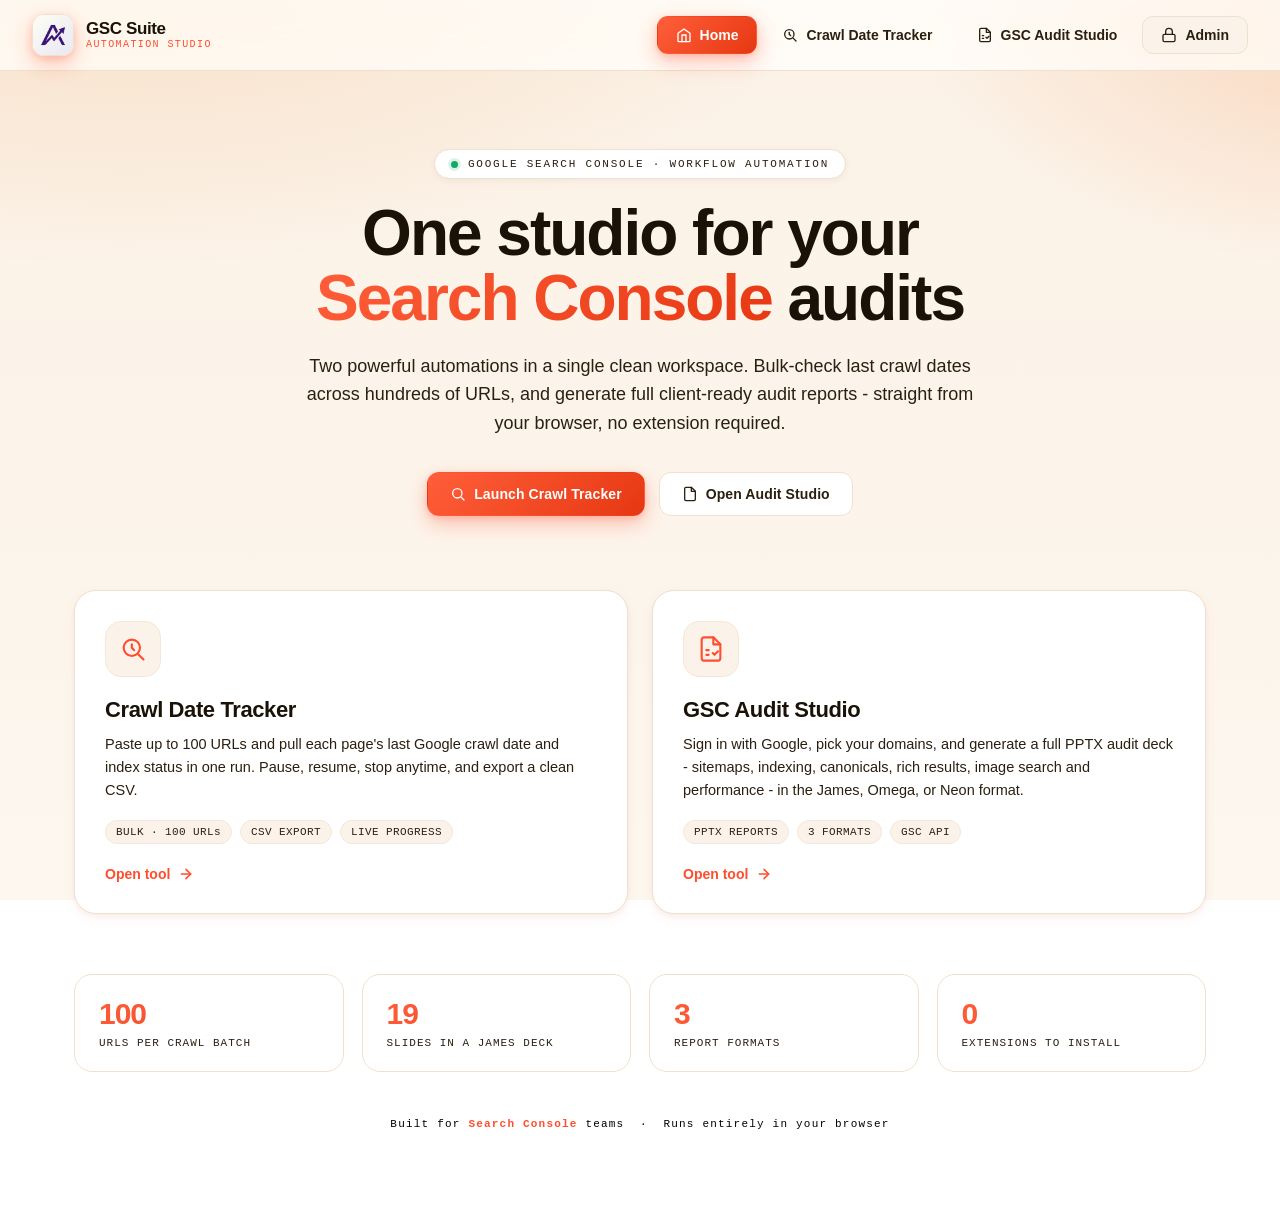
<file: website/index.html>
<!DOCTYPE html>
<html lang="en">

<head>
  <meta charset="UTF-8">
  <meta name="viewport" content="width=device-width, initial-scale=1.0">
  <!-- Lock down where scripts run and where the page may connect, to shrink the XSS /
       data-exfiltration surface. Only Google's sign-in + API hosts and the fonts CDN are allowed. -->
  <meta http-equiv="Content-Security-Policy" content="
    default-src 'self';
    script-src 'self' https://accounts.google.com https://apis.google.com;
    style-src 'self' 'unsafe-inline' https://fonts.googleapis.com;
    font-src 'self' https://fonts.gstatic.com;
    img-src 'self' data: blob: https://*.googleusercontent.com;
    connect-src 'self' https://accounts.google.com https://oauth2.googleapis.com https://www.googleapis.com https://searchconsole.googleapis.com https://script.google.com https://script.googleusercontent.com https://fonts.googleapis.com https://fonts.gstatic.com;
    frame-src https://accounts.google.com;
    worker-src 'self' blob:;
    object-src 'none';
    base-uri 'self';
    form-action 'self'">
  <meta name="referrer" content="strict-origin-when-cross-origin">
  <title>GSC Suite - Search Console Automation Studio</title>
  <link rel="icon" type="image/png" href="./favicon.ico">
  <link rel="preconnect" href="https://fonts.googleapis.com">
  <link rel="preconnect" href="https://fonts.gstatic.com" crossorigin>
  <link
    href="https://fonts.googleapis.com/css2?family=JetBrains+Mono:wght@400;500;700&family=Plus+Jakarta+Sans:wght@400;500;600;700;800&display=swap"
    rel="stylesheet">
  <link rel="stylesheet" href="./css/style.css">
</head>

<body>

  <!-- ============================ NAVBAR ============================ -->
  <nav class="navbar">
    <div class="nav-brand" data-nav="home">
      <img class="nav-logo" src="./favicon.ico" alt="GSC Suite logo" width="42" height="42">
      <div>
        <h1>GSC Suite</h1>
        <div class="tag">Automation Studio</div>
      </div>
    </div>
    <button class="nav-toggle" id="navToggle" aria-label="Menu">
      <svg viewBox="0 0 24 24" fill="none" stroke="currentColor" stroke-width="2" stroke-linecap="round">
        <line x1="3" y1="6" x2="21" y2="6" />
        <line x1="3" y1="12" x2="21" y2="12" />
        <line x1="3" y1="18" x2="21" y2="18" />
      </svg>
    </button>
    <div class="nav-links" id="navLinks">
      <button class="nav-btn active" data-nav="home">
        <svg viewBox="0 0 24 24" fill="none" stroke="currentColor" stroke-width="2" stroke-linecap="round"
          stroke-linejoin="round">
          <path d="M3 9.5L12 3l9 6.5V21a1 1 0 0 1-1 1H4a1 1 0 0 1-1-1V9.5z" />
          <path d="M9 22V12h6v10" />
        </svg>
        Home
      </button>
      <button class="nav-btn" data-nav="crawl">
        <svg viewBox="0 0 24 24" fill="none" stroke="currentColor" stroke-width="2" stroke-linecap="round"
          stroke-linejoin="round">
          <circle cx="11" cy="11" r="7" />
          <line x1="21" y1="21" x2="16.65" y2="16.65" />
          <line x1="11" y1="8" x2="11" y2="11" />
          <line x1="11" y1="11" x2="13" y2="13" />
        </svg>
        Crawl Date Tracker
      </button>
      <button class="nav-btn" data-nav="audit">
        <svg viewBox="0 0 24 24" fill="none" stroke="currentColor" stroke-width="2" stroke-linecap="round"
          stroke-linejoin="round">
          <path d="M14 2H6a2 2 0 0 0-2 2v16a2 2 0 0 0 2 2h12a2 2 0 0 0 2-2V8z" />
          <path d="M14 2v6h6" />
          <path d="M8 13h2M8 17h2" />
          <path d="m13.5 15.5 1.5 1.5 3-3" />
        </svg>
        GSC Audit Studio
      </button>
      <button class="nav-btn admin-only" data-nav="admin">
        <svg viewBox="0 0 24 24" fill="none" stroke="currentColor" stroke-width="2" stroke-linecap="round"
          stroke-linejoin="round">
          <path d="M12 2 4 5v6c0 5 3.4 8.5 8 11 4.6-2.5 8-6 8-11V5z" />
          <path d="m9 12 2 2 4-4" />
        </svg>
        Admin Dashboard
      </button>
      <button class="nav-btn nav-admin-toggle" id="adminToggleBtn" title="Admin access">
        <svg viewBox="0 0 24 24" fill="none" stroke="currentColor" stroke-width="2" stroke-linecap="round"
          stroke-linejoin="round">
          <rect x="3" y="11" width="18" height="11" rx="2" />
          <path d="M7 11V7a5 5 0 0 1 10 0v4" />
        </svg>
        <span class="atb-label">Admin</span>
      </button>
    </div>
  </nav>

  <!-- ============================ HOME VIEW ============================ -->
  <section class="view active" id="view-home">
    <div class="wrapper">
      <div class="hero">
        <div class="eyebrow">Google Search Console · Workflow Automation</div>
        <h2>One studio for your<br><span class="accent">Search Console</span> audits</h2>
        <p>Two powerful automations in a single clean workspace. Bulk-check last crawl dates across hundreds of URLs,
          and generate full client-ready audit reports - straight from your browser, no extension required.</p>
        <div class="hero-cta">
          <button class="btn btn-primary" data-nav="crawl">
            <svg viewBox="0 0 24 24" fill="none" stroke="currentColor" stroke-width="2" stroke-linecap="round"
              stroke-linejoin="round">
              <circle cx="11" cy="11" r="7" />
              <line x1="21" y1="21" x2="16.65" y2="16.65" />
            </svg>
            Launch Crawl Tracker
          </button>
          <button class="btn btn-ghost" data-nav="audit">
            <svg viewBox="0 0 24 24" fill="none" stroke="currentColor" stroke-width="2" stroke-linecap="round"
              stroke-linejoin="round">
              <path d="M14 2H6a2 2 0 0 0-2 2v16a2 2 0 0 0 2 2h12a2 2 0 0 0 2-2V8z" />
              <path d="M14 2v6h6" />
            </svg>
            Open Audit Studio
          </button>
        </div>
      </div>

      <div class="tool-grid">
        <div class="tool-card" data-nav="crawl">
          <div class="tc-icon">
            <svg viewBox="0 0 24 24" fill="none" stroke="currentColor" stroke-width="1.8" stroke-linecap="round"
              stroke-linejoin="round">
              <circle cx="11" cy="11" r="7" />
              <line x1="21" y1="21" x2="16.65" y2="16.65" />
              <line x1="11" y1="8" x2="11" y2="11" />
              <line x1="11" y1="11" x2="13" y2="13" />
            </svg>
          </div>
          <h3>Crawl Date Tracker</h3>
          <p>Paste up to 100 URLs and pull each page's last Google crawl date and index status in one run. Pause,
            resume, stop anytime, and export a clean CSV.</p>
          <div class="tc-meta">
            <span class="tc-pill">BULK · 100 URLs</span>
            <span class="tc-pill">CSV EXPORT</span>
            <span class="tc-pill">LIVE PROGRESS</span>
          </div>
          <div class="tc-go">Open tool
            <svg viewBox="0 0 24 24" fill="none" stroke="currentColor" stroke-width="2.4" stroke-linecap="round"
              stroke-linejoin="round">
              <line x1="5" y1="12" x2="19" y2="12" />
              <polyline points="12 5 19 12 12 19" />
            </svg>
          </div>
        </div>

        <div class="tool-card" data-nav="audit">
          <div class="tc-icon">
            <svg viewBox="0 0 24 24" fill="none" stroke="currentColor" stroke-width="1.8" stroke-linecap="round"
              stroke-linejoin="round">
              <path d="M14 2H6a2 2 0 0 0-2 2v16a2 2 0 0 0 2 2h12a2 2 0 0 0 2-2V8z" />
              <path d="M14 2v6h6" />
              <path d="M8 13h2M8 17h2" />
              <path d="m13.5 15.5 1.5 1.5 3-3" />
            </svg>
          </div>
          <h3>GSC Audit Studio</h3>
          <p>Sign in with Google, pick your domains, and generate a full PPTX audit deck - sitemaps, indexing,
            canonicals, rich results, image search and performance - in the James, Omega, or Neon format.</p>
          <div class="tc-meta">
            <span class="tc-pill">PPTX REPORTS</span>
            <span class="tc-pill">3 FORMATS</span>
            <span class="tc-pill">GSC API</span>
          </div>
          <div class="tc-go">Open tool
            <svg viewBox="0 0 24 24" fill="none" stroke="currentColor" stroke-width="2.4" stroke-linecap="round"
              stroke-linejoin="round">
              <line x1="5" y1="12" x2="19" y2="12" />
              <polyline points="12 5 19 12 12 19" />
            </svg>
          </div>
        </div>
      </div>

      <div class="home-stats">
        <div class="stat">
          <div class="n">100</div>
          <div class="l">URLs per crawl batch</div>
        </div>
        <div class="stat">
          <div class="n">19</div>
          <div class="l">Slides in a James deck</div>
        </div>
        <div class="stat">
          <div class="n">3</div>
          <div class="l">Report formats</div>
        </div>
        <div class="stat">
          <div class="n">0</div>
          <div class="l">Extensions to install</div>
        </div>
      </div>

      <div class="footer">Built for <span>Search Console</span> teams &nbsp;·&nbsp; Runs entirely in your browser</div>
    </div>
  </section>

  <!-- ============================ CRAWL TRACKER VIEW ============================ -->
  <section class="view" id="view-crawl">
    <div class="wrapper">
      <div class="page-head">
        <div class="eyebrow">GSC Last Crawl Date Checker</div>
        <h2>Crawl Date <span class="accent">Tracker</span></h2>
        <p>Paste up to <span class="chip">100 URLs</span>, run the check, pause anytime, and export the result as a
          clean CSV.</p>
      </div>

      <div class="card">
        <label class="input-label"><span>URLs (one per line, max 100)</span></label>
        <textarea id="urlsInput"
          placeholder="https://example.com/page-1&#10;https://anotherdomain.com/about&#10;https://thirdsite.com/contact"
          spellcheck="false"></textarea>
        <div class="count-row" id="urlCount"><span>0 / 100 URLs</span><span id="domainSummary"></span></div>

        <div class="btn-row">
          <button class="btn btn-primary" id="runBtn">&#9654;&nbsp; Run</button>
          <button class="btn btn-pause" id="pauseBtn" disabled>&#10074;&#10074;&nbsp; Pause</button>
          <button class="btn btn-resume" id="resumeBtn" disabled>&#9654;&nbsp; Resume</button>
          <button class="btn btn-stop" id="stopBtn" disabled>&#9632;&nbsp; Stop</button>
        </div>

        <div class="progress-box" id="progressBox">
          <div class="progress-info">
            <span><span class="progress-state idle" id="progressState">Idle</span> &nbsp; <span id="progressCount">0 /
                0</span></span>
            <span id="progressEta"></span>
          </div>
          <div class="progress-bar-track">
            <div class="progress-bar-fill" id="progressFill"></div>
          </div>
          <div class="progress-info"><span id="progressDetail">Ready</span></div>
        </div>
      </div>

      <div class="card" id="resultsCard" style="display:none">
        <div class="results-header"
          style="display:flex;justify-content:space-between;align-items:center;margin-bottom:18px;flex-wrap:wrap;gap:12px">
          <h3 style="margin:0">Results <span class="mono"
              style="font-size:11px;color:var(--muted-2);letter-spacing:1.2px;text-transform:uppercase;margin-left:8px">Live</span>
          </h3>
          <button class="btn btn-primary btn-sm" id="downloadCsvBtn">&darr;&nbsp; Download CSV</button>
        </div>
        <div class="table-wrap">
          <table>
            <thead>
              <tr>
                <th>#</th>
                <th>URL</th>
                <th>Domain</th>
                <th>Last Crawl Date</th>
                <th>Index Status</th>
              </tr>
            </thead>
            <tbody id="resultsBody"></tbody>
          </table>
        </div>
      </div>

      <div class="footer">Connected to <span>Google Apps Script</span> &nbsp;·&nbsp; Config Hidden</div>
    </div>
  </section>

  <!-- ============================ AUDIT STUDIO VIEW ============================ -->
  <section class="view" id="view-audit">
    <div class="wrapper">
      <div class="page-head">
        <div class="eyebrow">GSC Audit Studio · PPTX Reports</div>
        <h2>Audit <span class="accent">Studio</span></h2>
        <p>Generate full James, Omega or Neon audit decks for your domains - powered by the live <span
            class="chip">Search Console API</span>.</p>
      </div>

      <div class="subtabs" id="auditSubtabs">
        <button class="subtab active" data-sub="run">Run Audit</button>
        <button class="subtab" data-sub="accounts">Accounts</button>
        <button class="subtab" data-sub="screenshots">Screenshots</button>
        <button class="subtab admin-only" data-sub="domains">Domain List</button>
        <button class="subtab admin-only" data-sub="setup">Setup</button>
        <button class="subtab" data-sub="help">Help</button>
      </div>

      <!-- ---------- RUN ---------- -->
      <div class="subpanel active" id="sub-run">
        <div id="oauthNotReady" class="alert alert-warn" style="display:none">
          <svg viewBox="0 0 24 24" fill="none" stroke="currentColor" stroke-width="2" stroke-linecap="round"
            stroke-linejoin="round">
            <path d="M10.29 3.86 1.82 18a2 2 0 0 0 1.71 3h16.94a2 2 0 0 0 1.71-3L13.71 3.86a2 2 0 0 0-3.42 0z" />
            <line x1="12" y1="9" x2="12" y2="13" />
            <line x1="12" y1="17" x2="12.01" y2="17" />
          </svg>
          <div><strong>Google sign-in not configured.</strong> Open the <a href="#" data-sub-link="setup">Setup</a> tab
            and add an OAuth <em>Web</em> Client ID whose authorized JavaScript origin matches this page's address. Then
            connect an account in <a href="#" data-sub-link="accounts">Accounts</a>.</div>
        </div>

        <div class="card">
          <h3>Generate Report</h3>
          <p class="help">Paste one or more domains, one per line. Each domain is matched to the right Google account
            from your mapping, then the full deck is generated with no further input.</p>

          <div class="field">
            <label>Default format for new domains</label>
            <select id="default-format">
              <option value="james">James - full 19-slide analytics deck (live API)</option>
              <option value="omega">Omega - corporate 8-slide screenshot deck</option>
              <option value="neon">Neon - modern 8-slide screenshot deck</option>
            </select>
          </div>

          <label class="input-label"><span>Domains (one per line)</span></label>
          <textarea id="domains-input" placeholder="azskymechanical.com&#10;subtelink.com&#10;skraba.co.uk"
            spellcheck="false"></textarea>
          <div id="domain-preview" class="domain-preview"></div>

          <div class="row" id="james-options" style="margin-top:18px">
            <label><input type="checkbox" id="include-manual-action" checked> Include Manual Action slide</label>
            <label><input type="checkbox" id="include-security" checked> Include Security Issues slide</label>
          </div>
          <div class="row" id="period-options">
            <label>Audit period (days back): <input type="number" id="period-days" value="28" min="7" max="90"></label>
            <label>End date offset (days ago): <input type="number" id="end-offset" value="3" min="0" max="7"></label>
          </div>

          <div class="actions">
            <button id="run-btn" class="btn btn-primary">Generate Report(s)</button>
            <button id="refresh-mapping-btn" class="btn btn-ghost">Refresh domain list</button>
            <button id="clear-log-btn" class="btn btn-ghost">Clear Log</button>
          </div>
        </div>

        <div class="card">
          <h3>Progress</h3>
          <div class="progress-bar-track" style="margin:14px 0">
            <div class="progress-bar-fill" id="audit-progress-fill"></div>
          </div>
          <pre id="audit-log" class="log"></pre>
        </div>
      </div>

      <!-- ---------- ACCOUNTS ---------- -->
      <div class="subpanel" id="sub-accounts">
        <div class="card">
          <h3>Connected Google Accounts</h3>
          <p class="help">Sign in once per Google account. Access tokens are kept only for this browser tab's session
            (about one hour) and refreshed silently when you generate a report. No client secret is stored - sign-in
            uses
            Google Identity Services directly.</p>
          <div class="alert alert-warn" id="accounts-msg" style="display:none">
            <svg viewBox="0 0 24 24" fill="none" stroke="currentColor" stroke-width="2" stroke-linecap="round"
              stroke-linejoin="round">
              <path d="M10.29 3.86 1.82 18a2 2 0 0 0 1.71 3h16.94a2 2 0 0 0 1.71-3L13.71 3.86a2 2 0 0 0-3.42 0z" />
              <line x1="12" y1="9" x2="12" y2="13" />
              <line x1="12" y1="17" x2="12.01" y2="17" />
            </svg>
            <div class="alert-text" style="white-space:pre-wrap"></div>
          </div>
          <div class="field-inline" style="margin-bottom:18px">
            <input type="email" id="new-account-email" placeholder="searchconsoleanalyticsaccess8@gmail.com"
              style="flex:1;min-width:240px">
            <button id="connect-account-btn" class="btn btn-primary">Connect Account</button>
          </div>
          <table class="data-table">
            <thead>
              <tr>
                <th>Email</th>
                <th>Connected</th>
                <th>Status</th>
                <th></th>
              </tr>
            </thead>
            <tbody id="accounts-tbody"></tbody>
          </table>
        </div>
      </div>

      <!-- ---------- SCREENSHOTS ---------- -->
      <div class="subpanel" id="sub-screenshots">
        <div class="card">
          <h3>Manual Screenshots <span class="mono"
              style="font-size:11px;color:var(--accent);letter-spacing:1px">OPTIONAL</span></h3>
          <div class="alert alert-info">
            <svg viewBox="0 0 24 24" fill="none" stroke="currentColor" stroke-width="2" stroke-linecap="round"
              stroke-linejoin="round">
              <circle cx="12" cy="12" r="10" />
              <line x1="12" y1="16" x2="12" y2="12" />
              <line x1="12" y1="8" x2="12.01" y2="8" />
            </svg>
            <div>A website can't silently screenshot the Search Console UI the way the extension did. Instead, drop in
              screenshots you capture from GSC and they'll be embedded into the report slides (Manual Action &amp;
              Security for James; all four pages for Omega / Neon). Leave any blank - slides without an image show a
              tidy placeholder.</div>
          </div>
          <div class="shot-grid" id="shot-grid"></div>
        </div>
      </div>

      <!-- ---------- DOMAINS ---------- -->
      <div class="subpanel" id="sub-domains">
        <div class="card">
          <h3>Domain List</h3>
          <p class="help">Pulled live from the Apps Script set in <a href="#" data-sub-link="setup">Setup</a>. Read-only
            here. To add or change a domain, edit the <code>GSC_Config</code> tab in the master Google Sheet.</p>
          <div class="field-inline" style="margin-bottom:14px">
            <input type="text" id="domain-filter" placeholder="Filter domains…" style="flex:1;min-width:200px">
            <button id="refresh-mapping-btn-2" class="btn btn-primary btn-sm">Refresh from Apps Script</button>
            <button id="export-mapping-btn" class="btn btn-ghost btn-sm">Export CSV</button>
          </div>
          <div class="info-block" id="mapping-status">Loading…</div>
          <table class="data-table" style="margin-top:14px">
            <thead>
              <tr>
                <th>Domain</th>
                <th>Account</th>
                <th>Access Level</th>
                <th></th>
              </tr>
            </thead>
            <tbody id="mapping-tbody"></tbody>
          </table>
        </div>
      </div>

      <!-- ---------- SETUP ---------- -->
      <div class="subpanel" id="sub-setup">
        <div class="card">
          <h3>Apps Script Endpoint</h3>
          <p class="help">Web App URL of the Apps Script that owns the master <code>GSC_Config</code> sheet. The studio
            fetches the domain → account mapping from here.</p>
          <div class="field"><label>Apps Script Web App URL</label>
            <input type="text" id="apps-script-url" placeholder="https://script.google.com/macros/s/.../exec">
          </div>
          <div class="actions">
            <button id="test-apps-script-btn" class="btn btn-ghost">Test connection</button>
            <button id="save-apps-script-btn" class="btn btn-primary">Save</button>
          </div>
        </div>

        <div class="card">
          <h3>Google OAuth Client</h3>
          <p class="help">A single OAuth <strong>Web application</strong> Client ID from the <a
              href="https://console.cloud.google.com/apis/credentials" target="_blank" rel="noopener">Google Cloud
              Console</a>. No client secret is needed in the browser. Add this page's address as an <em>Authorized
              JavaScript origin</em> on that client.</p>
          <div class="info-block" style="margin-bottom:16px">
            <strong>This page's origin:</strong> <span class="mono" id="page-origin"></span><br>
            Add the line above under <em>Authorized JavaScript origins</em> for your OAuth client, and enable the
            <em>Google Search Console API</em> for the project.
          </div>
          <div class="field"><label>OAuth Client ID</label>
            <input type="text" id="client-id" placeholder="123456789-abc.apps.googleusercontent.com">
          </div>
          <div class="actions"><button id="save-settings-btn" class="btn btn-primary">Save</button></div>
        </div>

        <div class="card">
          <h3>How to use</h3>
          <ol class="steps">
            <li><strong>Configure once.</strong> Paste your Apps Script URL and OAuth Client ID above and save.</li>
            <li><strong>Connect accounts.</strong> In the Accounts tab, sign in to each Google account that has Search
              Console access.</li>
            <li><strong>Run reports.</strong> Paste domains in Run Audit, pick a format, and click Generate. PPTX files
              download automatically.</li>
          </ol>
        </div>

        <div class="card">
          <h3>Data &amp; privacy</h3>
          <p class="help">Everything runs in your browser — no server stores your data. Search Console access tokens are
            kept only in this tab's <code>sessionStorage</code> and disappear when you close the tab. The OAuth Client
            ID,
            Apps Script URL and cached domain list live in <code>localStorage</code> on this device only. No client
            secret
            is ever used or stored.</p>
          <div class="actions"><button id="clear-data-btn" class="btn btn-stop">Clear all saved data</button></div>
        </div>
      </div>

      <!-- ---------- HELP ---------- -->
      <div class="subpanel" id="sub-help">
        <div class="card">
          <h3>How to use this tool</h3>
          <ol class="steps">
            <li><strong>Configure once.</strong> In the Setup tab, paste your Apps Script URL and your OAuth
              <em>Web</em> Client ID (with this page's origin added as an Authorized JavaScript origin), then Save.
            </li>
            <li><strong>Connect your Google accounts.</strong> Go to the Accounts tab, type each Google account you
              handle
              and click Connect. Sign in once — the token lasts for the browser session and refreshes silently.</li>
            <li><strong>Run reports.</strong> Paste one or more domains in the Run Audit tab, one per line. The preview
              under the textarea shows which account each domain uses and whether you're signed in. Pick a format and
              click Generate Report(s).</li>
            <li><strong>Find your reports.</strong> PPTX files download to your Downloads folder — about 10–20 seconds
              per
              domain for the James format.</li>
          </ol>
        </div>

        <div class="card">
          <h3>Preview legend</h3>
          <p class="help">When you type domains in Run Audit, each line shows a coloured indicator:</p>
          <ul class="legend">
            <li><span class="dot dot-ok"></span> <strong>Green</strong> — Domain is in the master sheet and its account
              is
              connected in this browser. Ready to go.</li>
            <li><span class="dot dot-warn"></span> <strong>Yellow</strong> — Domain is mapped to an account, but that
              account isn't connected yet. When you click Generate, a sign-in popup appears once for it.</li>
            <li><span class="dot dot-err"></span> <strong>Red</strong> — Domain is NOT in the master sheet. Add it to
              the
              <code>GSC_Config</code> tab of the master Google Sheet (or ask your admin).
            </li>
          </ul>
        </div>

        <div class="card">
          <h3>Troubleshooting</h3>
          <table class="data-table">
            <thead>
              <tr>
                <th>What you see</th>
                <th>What to do</th>
              </tr>
            </thead>
            <tbody>
              <tr>
                <td>"Access blocked: no registered origin" / Error 401: invalid_client</td>
                <td>Your OAuth client doesn't list this page's address. In Setup, copy "This page's origin" and add it
                  under
                  <em>Authorized JavaScript origins</em> on your OAuth Web client, then re-enter the Client ID.
                </td>
              </tr>
              <tr>
                <td>"Not in master sheet" for a domain you expect to work</td>
                <td>Add it via the master Google Sheet, then click "Refresh domain list".</td>
              </tr>
              <tr>
                <td>"Session expired" for an account</td>
                <td>Accounts tab → Disconnect that account → Connect it again.</td>
              </tr>
              <tr>
                <td>Manual Action / Security / Sitemap slide is blank</td>
                <td>Upload a screenshot for it in the Screenshots tab — browsers can't capture the GSC UI automatically.
                </td>
              </tr>
              <tr>
                <td>Anything unexpected</td>
                <td>Clear the log, reproduce the issue, and screenshot the log panel in the Run Audit tab.</td>
              </tr>
            </tbody>
          </table>
        </div>
      </div>

      <div class="footer">GSC Audit Studio &nbsp;·&nbsp; <span>Web Edition</span></div>
    </div>
  </section>

  <!-- ============================ ADMIN DASHBOARD VIEW ============================ -->
  <section class="view" id="view-admin">
    <div class="wrapper">
      <div class="page-head">
        <div class="eyebrow">Restricted Area · Admin</div>
        <h2>Admin <span class="accent">Dashboard</span></h2>
        <p>Manage accounts, domains and configuration for the whole studio. Visible only while admin mode is unlocked.</p>
      </div>

      <div class="home-stats" style="margin-top:0">
        <div class="stat">
          <div class="n" id="adm-accounts">0</div>
          <div class="l">Connected accounts</div>
        </div>
        <div class="stat">
          <div class="n" id="adm-domains">0</div>
          <div class="l">Domains in mapping</div>
        </div>
        <div class="stat">
          <div class="l" style="margin-bottom:8px">OAuth client</div>
          <span class="status-pill warn" id="adm-oauth">Not set</span>
        </div>
        <div class="stat">
          <div class="l" style="margin-bottom:8px">Apps Script</div>
          <span class="status-pill warn" id="adm-script">Not set</span>
        </div>
      </div>

      <div class="card" style="margin-top:24px">
        <h3>Quick actions</h3>
        <p class="help">Jump straight to the management screens.</p>
        <div class="actions">
          <button class="btn btn-primary" data-admin-go="setup">Open Setup</button>
          <button class="btn btn-ghost" data-admin-go="domains">Manage Domain List</button>
          <button class="btn btn-ghost" data-admin-go="accounts">Manage Accounts</button>
          <button class="btn btn-ghost" data-admin-go="screenshots">Manage Screenshots</button>
          <button class="btn btn-stop" data-admin-go="lock">Lock admin mode</button>
        </div>
      </div>

      <div class="card">
        <h3>Admin quick reference</h3>
        <ul class="legend">
          <li><span class="dot dot-ok"></span> <strong>Add a domain:</strong> edit the <code>GSC_Config</code> tab of the
            master Google Sheet, then open Domain List → Refresh from Apps Script.</li>
          <li><span class="dot dot-ok"></span> <strong>Connect an account:</strong> Accounts tab → type the GSC email →
            Connect. Tokens live in this tab's session only.</li>
          <li><span class="dot dot-warn"></span> <strong>OAuth setup:</strong> register this page's origin (shown in
            Setup) under your OAuth Web client's Authorized JavaScript origins, then paste the Client ID in Setup.</li>
          <li><span class="dot dot-err"></span> <strong>Reset everything:</strong> Setup → "Clear all saved data" wipes
            tokens, Client ID, Apps Script URL and the cached domain list from this browser.</li>
        </ul>
      </div>

      <div class="footer">Admin Dashboard &nbsp;·&nbsp; <span>Password protected</span></div>
    </div>
  </section>

  <!-- ============================ SCRIPTS ============================ -->
  <script src="https://accounts.google.com/gsi/client" async defer></script>
  <script src="./lib/pptxgen.bundle.js"></script>
  <script src="./js/report-builder.js"></script>
  <script src="./js/format-omega.js"></script>
  <script src="./js/format-neon.js"></script>
  <script src="./js/ui.js"></script>
  <script src="./js/app.js"></script>
  <script src="./js/crawl-tracker.js"></script>
  <script src="./js/audit-studio.js"></script>
  <script src="./js/admin.js"></script>
</body>

</html>
</file>
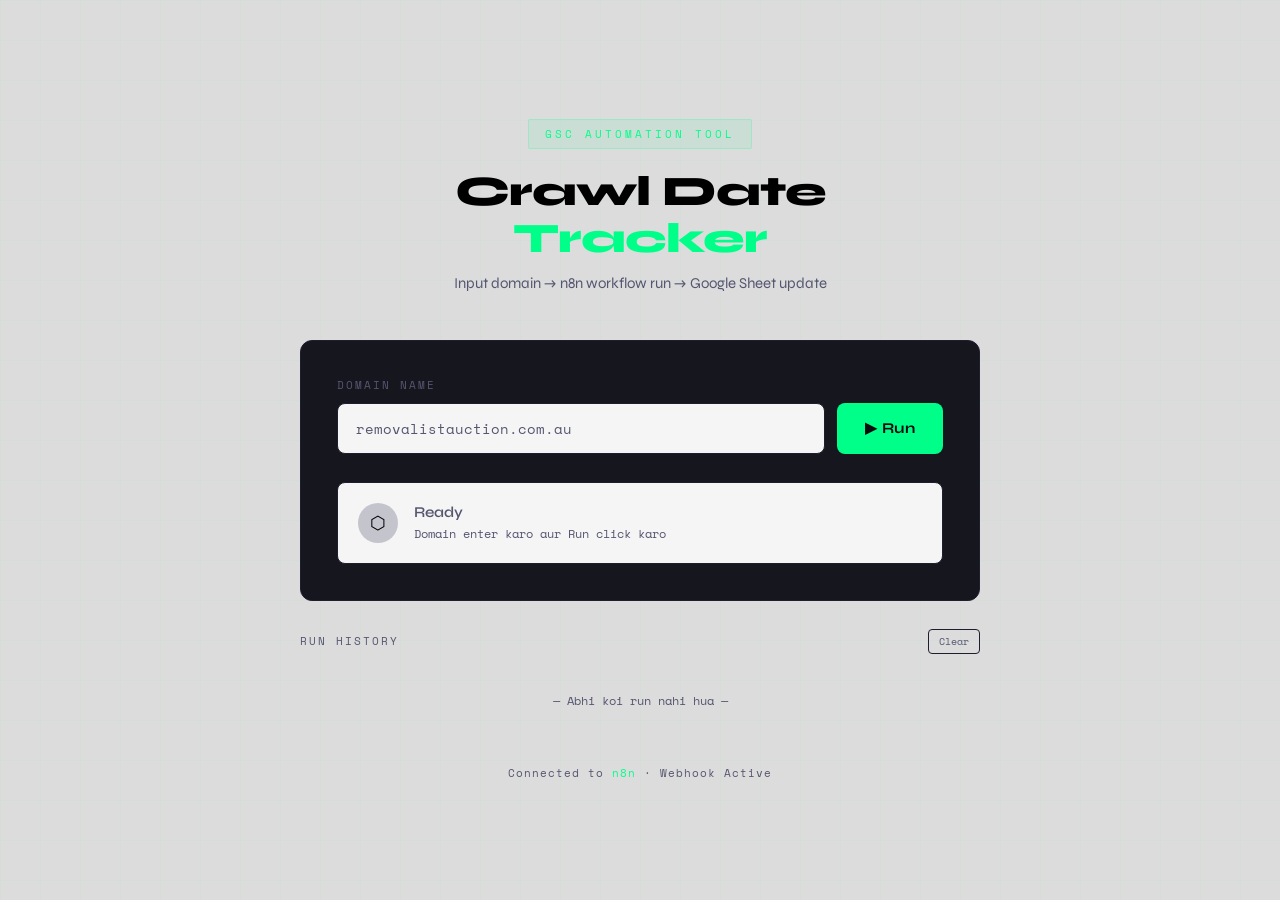
<file: gsc_crawl_app.html>
<!DOCTYPE html>
<html lang="en">
<head>
<meta charset="UTF-8">
<meta name="viewport" content="width=device-width, initial-scale=1.0">
<title>GSC Crawl Tracker</title>
<link href="https://fonts.googleapis.com/css2?family=Space+Mono:wght@400;700&family=Syne:wght@400;600;800&display=swap" rel="stylesheet">
<style>
  :root {
    --bg: #DCDCDC;
    --surface: #F5F5F5;
    --border: #1e1e2e;
    --accent: #00ff88;
    --accent2: #00ccff;
    --danger: #ff4466;
    --text: black;
    --muted: #555570;
    --card: #16161f;
  }

  * { margin: 0; padding: 0; box-sizing: border-box; }

  body {
    background: var(--bg);
    color: var(--text);
    font-family: 'Syne', sans-serif;
    min-height: 100vh;
    display: flex;
    flex-direction: column;
    align-items: center;
    justify-content: center;
    padding: 40px 20px;
    overflow-x: hidden;
  }

  /* Background grid */
  body::before {
    content: '';
    position: fixed;
    inset: 0;
    background-image:
      linear-gradient(rgba(0,255,136,0.03) 1px, transparent 1px),
      linear-gradient(90deg, rgba(0,255,136,0.03) 1px, transparent 1px);
    background-size: 40px 40px;
    pointer-events: none;
    z-index: 0;
  }

  .wrapper {
    position: relative;
    z-index: 1;
    width: 100%;
    max-width: 680px;
  }

  /* Header */
  .header {
    text-align: center;
    margin-bottom: 48px;
    animation: fadeDown 0.6s ease both;
  }

  .header .badge {
    display: inline-block;
    font-family: 'Space Mono', monospace;
    font-size: 11px;
    letter-spacing: 3px;
    color: var(--accent);
    background: rgba(0,255,136,0.08);
    border: 1px solid rgba(0,255,136,0.2);
    padding: 6px 16px;
    border-radius: 2px;
    margin-bottom: 20px;
    text-transform: uppercase;
  }

  .header h1 {
    font-size: 42px;
    font-weight: 800;
    line-height: 1.1;
    letter-spacing: -1px;
  }

  .header h1 span {
    color: var(--accent);
  }

  .header p {
    margin-top: 12px;
    color: var(--muted);
    font-size: 15px;
    font-weight: 400;
  }

  /* Card */
  .card {
    background: var(--card);
    border: 1px solid var(--border);
    border-radius: 12px;
    padding: 36px;
    animation: fadeUp 0.6s 0.1s ease both;
  }

  /* Input group */
  .input-label {
    font-family: 'Space Mono', monospace;
    font-size: 11px;
    letter-spacing: 2px;
    color: var(--muted);
    text-transform: uppercase;
    margin-bottom: 10px;
    display: block;
  }

  .input-row {
    display: flex;
    gap: 12px;
    margin-bottom: 28px;
  }

  .domain-input {
    flex: 1;
    background: var(--surface);
    border: 1px solid var(--border);
    border-radius: 8px;
    padding: 14px 18px;
    color: var(--text);
    font-family: 'Space Mono', monospace;
    font-size: 14px;
    outline: none;
    transition: border-color 0.2s, box-shadow 0.2s;
  }

  .domain-input::placeholder { color: var(--muted); }

  .domain-input:focus {
    border-color: var(--accent);
    box-shadow: 0 0 0 3px rgba(0,255,136,0.1);
  }

  .run-btn {
    background: var(--accent);
    color: #0a0a0f;
    border: none;
    border-radius: 8px;
    padding: 14px 28px;
    font-family: 'Syne', sans-serif;
    font-size: 15px;
    font-weight: 700;
    cursor: pointer;
    transition: transform 0.15s, box-shadow 0.2s, background 0.2s;
    white-space: nowrap;
    letter-spacing: 0.5px;
  }

  .run-btn:hover:not(:disabled) {
    transform: translateY(-1px);
    box-shadow: 0 8px 24px rgba(0,255,136,0.3);
  }

  .run-btn:active:not(:disabled) { transform: translateY(0); }

  .run-btn:disabled {
    background: var(--muted);
    cursor: not-allowed;
    transform: none;
  }

  /* Status area */
  .status-box {
    background: var(--surface);
    border: 1px solid var(--border);
    border-radius: 8px;
    padding: 20px;
    min-height: 80px;
    display: flex;
    align-items: center;
    gap: 16px;
    transition: border-color 0.3s;
  }

  .status-box.running { border-color: var(--accent2); }
  .status-box.success { border-color: var(--accent); }
  .status-box.error { border-color: var(--danger); }

  .status-icon {
    width: 40px;
    height: 40px;
    border-radius: 50%;
    display: flex;
    align-items: center;
    justify-content: center;
    font-size: 18px;
    flex-shrink: 0;
  }

  .status-icon.idle { background: rgba(85,85,112,0.3); }
  .status-icon.running { background: rgba(0,204,255,0.15); animation: pulse 1.5s infinite; }
  .status-icon.success { background: rgba(0,255,136,0.15); }
  .status-icon.error { background: rgba(255,68,102,0.15); }

  .status-text { flex: 1; }

  .status-title {
    font-weight: 600;
    font-size: 15px;
    margin-bottom: 4px;
  }

  .status-title.running { color: var(--accent2); }
  .status-title.success { color: var(--accent); }
  .status-title.error { color: var(--danger); }
  .status-title.idle { color: var(--muted); }

  .status-sub {
    font-family: 'Space Mono', monospace;
    font-size: 12px;
    color: var(--muted);
  }

  /* Progress dots */
  .dots span {
    display: inline-block;
    width: 6px; height: 6px;
    background: var(--accent2);
    border-radius: 50%;
    margin: 0 2px;
    animation: bounce 1.2s infinite;
  }
  .dots span:nth-child(2) { animation-delay: 0.2s; }
  .dots span:nth-child(3) { animation-delay: 0.4s; }

  /* History */
  .history-section {
    margin-top: 28px;
    animation: fadeUp 0.6s 0.2s ease both;
  }

  .history-header {
    display: flex;
    justify-content: space-between;
    align-items: center;
    margin-bottom: 14px;
  }

  .history-title {
    font-family: 'Space Mono', monospace;
    font-size: 11px;
    letter-spacing: 2px;
    color: var(--muted);
    text-transform: uppercase;
  }

  .clear-btn {
    background: none;
    border: 1px solid var(--border);
    color: var(--muted);
    font-family: 'Space Mono', monospace;
    font-size: 10px;
    padding: 4px 10px;
    border-radius: 4px;
    cursor: pointer;
    transition: color 0.2s, border-color 0.2s;
  }

  .clear-btn:hover { color: var(--danger); border-color: var(--danger); }

  .history-list {
    display: flex;
    flex-direction: column;
    gap: 8px;
    max-height: 240px;
    overflow-y: auto;
  }

  .history-list::-webkit-scrollbar { width: 4px; }
  .history-list::-webkit-scrollbar-track { background: transparent; }
  .history-list::-webkit-scrollbar-thumb { background: var(--border); border-radius: 2px; }

  .history-item {
    display: flex;
    align-items: center;
    gap: 12px;
    background: var(--surface);
    border: 1px solid var(--border);
    border-radius: 6px;
    padding: 12px 16px;
    animation: fadeUp 0.3s ease both;
  }

  .history-dot {
    width: 8px; height: 8px;
    border-radius: 50%;
    flex-shrink: 0;
  }
  .history-dot.success { background: var(--accent); }
  .history-dot.error { background: var(--danger); }

  .history-domain {
    flex: 1;
    font-family: 'Space Mono', monospace;
    font-size: 13px;
    color: var(--text);
  }

  .history-time {
    font-family: 'Space Mono', monospace;
    font-size: 11px;
    color: var(--muted);
  }

  .history-status {
    font-size: 12px;
    font-weight: 600;
    padding: 3px 10px;
    border-radius: 4px;
  }

  .history-status.success {
    background: rgba(0,255,136,0.1);
    color: var(--accent);
  }

  .history-status.error {
    background: rgba(255,68,102,0.1);
    color: var(--danger);
  }

  .empty-history {
    text-align: center;
    padding: 24px;
    color: var(--muted);
    font-family: 'Space Mono', monospace;
    font-size: 12px;
  }

  /* Footer */
  .footer {
    margin-top: 32px;
    text-align: center;
    font-family: 'Space Mono', monospace;
    font-size: 11px;
    color: var(--muted);
    letter-spacing: 1px;
    animation: fadeUp 0.6s 0.3s ease both;
  }

  .footer span { color: var(--accent); }

  /* Animations */
  @keyframes fadeDown {
    from { opacity: 0; transform: translateY(-20px); }
    to { opacity: 1; transform: translateY(0); }
  }

  @keyframes fadeUp {
    from { opacity: 0; transform: translateY(16px); }
    to { opacity: 1; transform: translateY(0); }
  }

  @keyframes pulse {
    0%, 100% { box-shadow: 0 0 0 0 rgba(0,204,255,0.4); }
    50% { box-shadow: 0 0 0 8px rgba(0,204,255,0); }
  }

  @keyframes bounce {
    0%, 80%, 100% { transform: scale(0.6); opacity: 0.5; }
    40% { transform: scale(1); opacity: 1; }
  }
</style>
</head>
<body>

<div class="wrapper">

  <!-- Header -->
  <div class="header">
    <div class="badge">GSC Automation Tool</div>
    <h1>Crawl Date<br><span>Tracker</span></h1>
    <p>Input domain → n8n workflow run → Google Sheet update</p>
  </div>

  <!-- Main Card -->
  <div class="card">
    <label class="input-label">Domain Name</label>
    <div class="input-row">
      <input
        type="text"
        class="domain-input"
        id="domainInput"
        placeholder="removalistauction.com.au"
        autocomplete="off"
        spellcheck="false"
      />
      <button class="run-btn" id="runBtn" onclick="runWorkflow()">
        ▶ Run
      </button>
    </div>

    <!-- Status -->
    <div class="status-box" id="statusBox">
      <div class="status-icon idle" id="statusIcon">⬡</div>
      <div class="status-text">
        <div class="status-title idle" id="statusTitle">Ready</div>
        <div class="status-sub" id="statusSub">Domain enter karo aur Run click karo</div>
      </div>
    </div>
  </div>

  <!-- History -->
  <div class="history-section">
    <div class="history-header">
      <span class="history-title">Run History</span>
      <button class="clear-btn" onclick="clearHistory()">Clear</button>
    </div>
    <div class="history-list" id="historyList">
      <div class="empty-history" id="emptyMsg">— Abhi koi run nahi hua —</div>
    </div>
  </div>

  <!-- Footer -->
  <div class="footer">
    Connected to <span>n8n</span> · Webhook Active
  </div>

</div>

<script>
  const WEBHOOK_URL = 'https://anilkumar-automation.app.n8n.cloud/webhook/gsc-crawl';
  let history = JSON.parse(localStorage.getItem('gsc_history') || '[]');

  // Enter key support
  document.getElementById('domainInput').addEventListener('keydown', e => {
    if (e.key === 'Enter') runWorkflow();
  });

  // Render history on load
  renderHistory();

  async function runWorkflow() {
    const domain = document.getElementById('domainInput').value.trim();

    if (!domain) {
      setStatus('error', '⚠ Domain required', 'Pehle domain name enter karo');
      return;
    }

    // Set running state
    setStatus('running', 'Running...', `Processing: ${domain}`);
    document.getElementById('runBtn').disabled = true;
    document.getElementById('domainInput').disabled = true;

    try {
      const response = await fetch(WEBHOOK_URL, {
        method: 'POST',
        headers: { 'Content-Type': 'application/json' },
        body: JSON.stringify({ domain: domain })
      });

      if (response.ok) {
        setStatus('success', '✓ Workflow Started!', `n8n processing: ${domain} — Sheet update ho rahi hai`);
        addHistory(domain, 'success');
      } else {
        throw new Error(`HTTP ${response.status}`);
      }

    } catch (err) {
      setStatus('error', '✕ Failed', `Error: ${err.message} — n8n connection check karo`);
      addHistory(domain, 'error');
    } finally {
      document.getElementById('runBtn').disabled = false;
      document.getElementById('domainInput').disabled = false;
    }
  }

  function setStatus(type, title, sub) {
    const box = document.getElementById('statusBox');
    const icon = document.getElementById('statusIcon');
    const titleEl = document.getElementById('statusTitle');
    const subEl = document.getElementById('statusSub');

    box.className = `status-box ${type}`;
    icon.className = `status-icon ${type}`;
    titleEl.className = `status-title ${type}`;

    const icons = { idle: '⬡', running: '', success: '✓', error: '✕' };
    const dots = type === 'running'
      ? '<div class="dots"><span></span><span></span><span></span></div>'
      : icons[type];

    icon.innerHTML = dots;
    titleEl.textContent = title;
    subEl.textContent = sub;
  }

  function addHistory(domain, status) {
    const now = new Date();
    const time = now.toLocaleTimeString('en-IN', { hour: '2-digit', minute: '2-digit' });
    const date = now.toLocaleDateString('en-IN', { day: '2-digit', month: 'short' });

    history.unshift({ domain, status, time, date });
    if (history.length > 20) history.pop();
    localStorage.setItem('gsc_history', JSON.stringify(history));
    renderHistory();
  }

  function renderHistory() {
    const list = document.getElementById('historyList');
    const empty = document.getElementById('emptyMsg');

    if (history.length === 0) {
      list.innerHTML = '<div class="empty-history" id="emptyMsg">— Abhi koi run nahi hua —</div>';
      return;
    }

    list.innerHTML = history.map(item => `
      <div class="history-item">
        <div class="history-dot ${item.status}"></div>
        <div class="history-domain">${item.domain}</div>
        <div class="history-time">${item.date} ${item.time}</div>
        <div class="history-status ${item.status}">${item.status === 'success' ? 'Sent' : 'Failed'}</div>
      </div>
    `).join('');
  }

  function clearHistory() {
    history = [];
    localStorage.removeItem('gsc_history');
    renderHistory();
  }
</script>
</body>
</html>
</file>
<file: website/css/style.css>
/* ============================================================
   GSC Suite - Premium Design System
   Fonts: Plus Jakarta Sans (UI) + JetBrains Mono (labels/code)
   ============================================================ */
:root {
  --bg-grad-1: #FBF1E6;
  --bg-grad-2: #F7E4D2;
  --bg-grad-3: #FDF7EF;
  --surface: #FFFFFF;
  --surface-soft: #FBF3EA;
  --border: #F0E0CE;
  --border-soft: #F4E7D7;
  --accent: #FF4D2E;
  --accent-2: #FF6B45;
  --accent-grad: linear-gradient(135deg, #FF5E3A 0%, #E63812 100%);
  --text: #1A1206;
  --text-soft: #2B1F10;
  --muted: #000000;
  --muted-2: #000000;
  --success: #10A968;
  --success-bg: #E6F7EF;
  --warning: #E08400;
  --warning-bg: #FFF4E0;
  --danger: #D9304A;
  --danger-bg: #FCE7EB;
  --info: #3A6FE0;
  --info-bg: #E5EEFC;
  --shadow-sm: 0 1px 2px rgba(70, 40, 15, .04), 0 1px 1px rgba(70, 40, 15, .03);
  --shadow-md: 0 4px 12px rgba(230, 90, 40, .07), 0 2px 4px rgba(70, 40, 15, .04);
  --shadow-lg: 0 12px 32px rgba(230, 90, 40, .10), 0 4px 12px rgba(70, 40, 15, .05);
  --shadow-cta: 0 8px 20px rgba(255, 77, 46, .32), 0 2px 6px rgba(255, 77, 46, .18);
}

* {
  margin: 0;
  padding: 0;
  box-sizing: border-box
}

html {
  scroll-behavior: smooth
}

html,
body {
  min-height: 100%
}

body {
  background:
    radial-gradient(1200px 600px at 10% -10%, #F7DDC2 0%, transparent 60%),
    radial-gradient(900px 500px at 110% 0%, #F9D4B8 0%, transparent 55%),
    linear-gradient(180deg, var(--bg-grad-1) 0%, var(--bg-grad-3) 100%);
  background-attachment: fixed;
  color: var(--text);
  font-family: 'Plus Jakarta Sans', -apple-system, BlinkMacSystemFont, 'Segoe UI', sans-serif;
  min-height: 100vh;
  -webkit-font-smoothing: antialiased;
  -moz-osx-font-smoothing: grayscale;
}

.mono {
  font-family: 'JetBrains Mono', monospace
}

/* ============================ NAVBAR ============================ */
.navbar {
  position: sticky;
  top: 0;
  z-index: 100;
  display: flex;
  align-items: center;
  justify-content: space-between;
  gap: 18px;
  padding: 14px 32px;
  background: rgba(255, 255, 255, .72);
  backdrop-filter: saturate(180%) blur(18px);
  -webkit-backdrop-filter: saturate(180%) blur(18px);
  border-bottom: 1px solid var(--border);
}

.nav-brand {
  display: flex;
  align-items: center;
  gap: 12px;
  cursor: pointer;
  user-select: none
}

.nav-logo {
  width: 42px;
  height: 42px;
  border-radius: 12px;
  object-fit: cover;
  display: block;
  border: 1px solid var(--border);
  box-shadow: var(--shadow-cta);
}

.nav-brand h1 {
  font-size: 17px;
  font-weight: 800;
  letter-spacing: -.4px;
  line-height: 1.1
}

.nav-brand .tag {
  font-family: 'JetBrains Mono', monospace;
  font-size: 10px;
  letter-spacing: 1.4px;
  color: var(--accent);
  text-transform: uppercase;
  font-weight: 500;
}

.nav-links {
  display: flex;
  align-items: center;
  gap: 6px
}

.nav-btn {
  border: 1px solid transparent;
  border-radius: 11px;
  padding: 10px 18px;
  font-family: 'Plus Jakarta Sans', sans-serif;
  font-size: 14px;
  font-weight: 600;
  cursor: pointer;
  color: var(--text-soft);
  background: transparent;
  transition: background .18s, color .18s, border-color .18s, box-shadow .18s, transform .15s;
  display: inline-flex;
  align-items: center;
  gap: 8px;
}

.nav-btn:hover {
  background: #fff;
  box-shadow: var(--shadow-sm)
}

.nav-btn.active {
  background: var(--accent-grad);
  color: #fff;
  box-shadow: var(--shadow-cta);
}

.nav-btn svg {
  width: 16px;
  height: 16px
}

.nav-toggle {
  display: none;
  background: none;
  border: none;
  cursor: pointer;
  padding: 8px
}

.nav-toggle svg {
  width: 24px;
  height: 24px;
  color: var(--text)
}

/* ============================ LAYOUT ============================ */
.view {
  display: none;
  animation: fade .4s ease
}

.view.active {
  display: block
}

@keyframes fade {
  from {
    opacity: 0;
    transform: translateY(8px)
  }

  to {
    opacity: 1;
    transform: none
  }
}

.wrapper {
  width: 100%;
  max-width: 1180px;
  margin: 0 auto;
  padding: 48px 24px 90px;
  position: relative;
  z-index: 1
}

.wrapper.narrow {
  max-width: 1000px
}

/* ============================ HERO / HEADERS ============================ */
.eyebrow {
  display: inline-flex;
  align-items: center;
  gap: 10px;
  font-family: 'JetBrains Mono', monospace;
  font-size: 11px;
  letter-spacing: 1.8px;
  background: #FFFFFF;
  color: var(--text-soft);
  border: 1px solid var(--border);
  padding: 8px 16px;
  border-radius: 999px;
  margin-bottom: 22px;
  text-transform: uppercase;
  font-weight: 500;
  box-shadow: 0 2px 6px rgba(70, 40, 15, .05);
}

.eyebrow::before {
  content: '';
  width: 7px;
  height: 7px;
  border-radius: 50%;
  background: var(--success);
  box-shadow: 0 0 0 3px rgba(16, 169, 104, .15);
}

.page-head {
  text-align: center;
  margin-bottom: 40px
}

.page-head h2 {
  font-size: 46px;
  font-weight: 800;
  line-height: 1.06;
  letter-spacing: -1.4px;
  color: var(--text)
}

.page-head h2 .accent {
  background: var(--accent-grad);
  -webkit-background-clip: text;
  background-clip: text;
  -webkit-text-fill-color: transparent;
}

.page-head p {
  margin: 14px auto 0;
  color: var(--muted);
  font-size: 16px;
  font-weight: 400;
  line-height: 1.55;
  max-width: 640px;
}

.page-head p .chip {
  font-family: 'JetBrains Mono', monospace;
  font-size: 13px;
  color: var(--accent);
  background: rgba(255, 77, 46, .08);
  padding: 1px 6px;
  border-radius: 4px;
  font-weight: 500;
}

/* ============================ HOME HERO ============================ */
.hero {
  text-align: center;
  padding: 30px 0 10px
}

.hero h2 {
  font-size: 64px;
  font-weight: 800;
  line-height: 1.02;
  letter-spacing: -2px;
  color: var(--text)
}

.hero h2 .accent {
  background: var(--accent-grad);
  -webkit-background-clip: text;
  background-clip: text;
  -webkit-text-fill-color: transparent;
}

.hero p {
  margin: 20px auto 0;
  color: var(--text-soft);
  font-size: 18px;
  line-height: 1.6;
  max-width: 680px;
  font-weight: 400
}

.hero-cta {
  display: flex;
  gap: 14px;
  justify-content: center;
  margin-top: 34px;
  flex-wrap: wrap
}

.tool-grid {
  display: grid;
  grid-template-columns: repeat(auto-fit, minmax(330px, 1fr));
  gap: 24px;
  margin-top: 64px;
}

.tool-card {
  background: var(--surface);
  border: 1px solid var(--border);
  border-radius: 22px;
  padding: 30px;
  text-align: left;
  cursor: pointer;
  position: relative;
  overflow: hidden;
  box-shadow: var(--shadow-md);
  transition: transform .22s, box-shadow .22s, border-color .22s;
}

.tool-card:hover {
  transform: translateY(-4px);
  box-shadow: var(--shadow-lg);
  border-color: var(--accent-2)
}

.tool-card .tc-icon {
  width: 56px;
  height: 56px;
  border-radius: 16px;
  background: var(--surface-soft);
  border: 1px solid var(--border-soft);
  display: flex;
  align-items: center;
  justify-content: center;
  margin-bottom: 20px;
  color: var(--accent);
}

.tool-card .tc-icon svg {
  width: 28px;
  height: 28px
}

.tool-card h3 {
  font-size: 22px;
  font-weight: 700;
  letter-spacing: -.4px;
  margin-bottom: 10px
}

.tool-card p {
  color: var(--text-soft);
  font-size: 14.5px;
  line-height: 1.6
}

.tool-card .tc-meta {
  margin-top: 18px;
  display: flex;
  flex-wrap: wrap;
  gap: 8px;
}

.tool-card .tc-pill {
  font-family: 'JetBrains Mono', monospace;
  font-size: 11px;
  letter-spacing: .4px;
  background: var(--surface-soft);
  border: 1px solid var(--border-soft);
  color: var(--text-soft);
  padding: 5px 10px;
  border-radius: 999px;
  font-weight: 500;
}

.tool-card .tc-go {
  margin-top: 22px;
  display: inline-flex;
  align-items: center;
  gap: 8px;
  font-weight: 700;
  font-size: 14px;
  color: var(--accent);
}

.tool-card .tc-go svg {
  width: 16px;
  height: 16px;
  transition: transform .2s
}

.tool-card:hover .tc-go svg {
  transform: translateX(4px)
}

.home-stats {
  display: grid;
  grid-template-columns: repeat(auto-fit, minmax(200px, 1fr));
  gap: 18px;
  margin-top: 60px;
}

.stat {
  background: rgba(255, 255, 255, .6);
  border: 1px solid var(--border);
  border-radius: 18px;
  padding: 22px 24px;
  backdrop-filter: blur(6px);
}

.stat .n {
  font-size: 30px;
  font-weight: 800;
  letter-spacing: -1px;
  background: var(--accent-grad);
  -webkit-background-clip: text;
  background-clip: text;
  -webkit-text-fill-color: transparent
}

.stat .l {
  margin-top: 6px;
  font-family: 'JetBrains Mono', monospace;
  font-size: 11px;
  letter-spacing: 1px;
  text-transform: uppercase;
  color: var(--text-soft);
  font-weight: 500
}

/* ============================ CARDS ============================ */
.card {
  background: var(--surface);
  border: 1px solid var(--border);
  border-radius: 20px;
  padding: 28px;
  margin-bottom: 20px;
  box-shadow: var(--shadow-md);
}

.card h3 {
  font-size: 19px;
  font-weight: 700;
  letter-spacing: -.2px;
  margin-bottom: 6px
}

.card .help {
  color: var(--text-soft);
  font-size: 14px;
  line-height: 1.55;
  margin-bottom: 18px
}

.card .help code {
  font-family: 'JetBrains Mono', monospace;
  font-size: 12.5px;
  background: var(--surface-soft);
  padding: 2px 6px;
  border-radius: 5px;
  border: 1px solid var(--border-soft);
}

/* ============================ FORM ELEMENTS ============================ */
.input-label {
  font-family: 'JetBrains Mono', monospace;
  font-size: 11px;
  letter-spacing: 1.5px;
  color: var(--muted-2);
  text-transform: uppercase;
  font-weight: 500;
  margin-bottom: 12px;
  display: flex;
  justify-content: space-between;
  align-items: center;
  gap: 12px;
  flex-wrap: wrap;
}

textarea,
input[type=text],
input[type=email],
input[type=password],
input[type=number],
select {
  width: 100%;
  font-family: 'Plus Jakarta Sans', sans-serif;
  font-size: 14px;
  color: var(--text-soft);
  background: var(--surface-soft);
  border: 1px solid var(--border-soft);
  border-radius: 12px;
  padding: 13px 16px;
  outline: none;
  transition: border-color .2s, box-shadow .2s, background .2s;
}

textarea {
  min-height: 200px;
  resize: vertical;
  line-height: 1.65;
  font-family: 'JetBrains Mono', monospace;
  font-size: 13.5px
}

textarea::placeholder,
input::placeholder {
  color: #C8B89F
}

textarea:hover,
input:hover,
select:hover {
  background: #FFF8F0
}

textarea:focus,
input:focus,
select:focus {
  border-color: var(--accent);
  background: #fff;
  box-shadow: 0 0 0 4px rgba(255, 77, 46, .12);
}

select {
  cursor: pointer;
  -webkit-appearance: none;
  appearance: none;
  background-image: url("data:image/svg+xml;utf8,<svg xmlns='http://www.w3.org/2000/svg' width='14' height='14' viewBox='0 0 24 24' fill='none' stroke='%23E63812' stroke-width='2.5' stroke-linecap='round' stroke-linejoin='round'><polyline points='6 9 12 15 18 9'></polyline></svg>");
  background-repeat: no-repeat;
  background-position: right 14px center;
  padding-right: 38px;
}

.field {
  margin-bottom: 18px
}

.field>label {
  display: block;
  font-weight: 600;
  font-size: 13.5px;
  margin-bottom: 8px;
  color: var(--text)
}

.field-inline {
  display: flex;
  gap: 12px;
  align-items: center;
  flex-wrap: wrap
}

.row {
  display: flex;
  gap: 18px;
  flex-wrap: wrap;
  align-items: center;
  margin-bottom: 18px
}

.row label {
  font-size: 14px;
  font-weight: 500;
  color: var(--text-soft);
  display: inline-flex;
  align-items: center;
  gap: 8px
}

.row input[type=number] {
  width: 74px
}

.row input[type=checkbox] {
  width: 17px;
  height: 17px;
  accent-color: var(--accent);
  cursor: pointer
}

.count-row {
  font-family: 'JetBrains Mono', monospace;
  font-size: 12px;
  color: var(--muted);
  margin-top: 10px;
  display: flex;
  justify-content: space-between;
  align-items: center;
  gap: 12px;
  flex-wrap: wrap;
}

.count-row.over span:first-child {
  color: var(--danger);
  font-weight: 700
}

/* ============================ BUTTONS ============================ */
.btn {
  border: 1px solid transparent;
  border-radius: 12px;
  padding: 13px 22px;
  font-family: 'Plus Jakarta Sans', sans-serif;
  font-size: 14px;
  font-weight: 600;
  cursor: pointer;
  transition: transform .15s, box-shadow .2s, background .2s, border-color .2s, opacity .2s, color .2s;
  letter-spacing: .1px;
  display: inline-flex;
  align-items: center;
  justify-content: center;
  gap: 8px;
}

.btn svg {
  width: 16px;
  height: 16px
}

.btn-primary {
  background: var(--accent-grad);
  color: #fff;
  box-shadow: var(--shadow-cta)
}

.btn-primary:hover:not(:disabled) {
  transform: translateY(-1px);
  box-shadow: 0 12px 28px rgba(255, 77, 46, .40), 0 4px 10px rgba(255, 77, 46, .22)
}

.btn-ghost {
  background: #fff;
  color: var(--text-soft);
  border-color: var(--border)
}

.btn-ghost:hover:not(:disabled) {
  background: var(--surface-soft);
  transform: translateY(-1px)
}

.btn-pause {
  background: #FFF;
  color: var(--warning);
  border-color: #F5D9A7
}

.btn-pause:hover:not(:disabled) {
  background: var(--warning-bg);
  transform: translateY(-1px)
}

.btn-resume {
  background: #FFF;
  color: var(--info);
  border-color: #C5D6F5
}

.btn-resume:hover:not(:disabled) {
  background: var(--info-bg);
  transform: translateY(-1px)
}

.btn-stop {
  background: #FFF;
  color: var(--danger);
  border-color: #F0C2CC
}

.btn-stop:hover:not(:disabled) {
  background: var(--danger-bg);
  transform: translateY(-1px)
}

.btn-sm {
  padding: 9px 16px;
  font-size: 13px
}

.btn:disabled {
  background: #F5EBDD;
  color: #C8B89F;
  border-color: #F0E0CE;
  cursor: not-allowed;
  transform: none;
  opacity: .75;
  box-shadow: none
}

.btn-row {
  display: flex;
  gap: 10px;
  margin-top: 22px;
  flex-wrap: wrap
}

.actions {
  display: flex;
  gap: 10px;
  flex-wrap: wrap;
  margin-top: 8px
}

/* ============================ TABS (inner, audit) ============================ */
.subtabs {
  display: flex;
  gap: 6px;
  flex-wrap: wrap;
  margin-bottom: 26px;
  background: rgba(255, 255, 255, .6);
  padding: 6px;
  border-radius: 14px;
  border: 1px solid var(--border);
  width: fit-content
}

.subtab {
  border: none;
  background: transparent;
  border-radius: 10px;
  padding: 9px 18px;
  cursor: pointer;
  font-family: 'Plus Jakarta Sans', sans-serif;
  font-size: 13.5px;
  font-weight: 600;
  color: var(--text-soft);
  transition: background .18s, color .18s, box-shadow .18s;
}

.subtab:hover {
  background: #fff
}

.subtab.active {
  background: var(--accent-grad);
  color: #fff;
  box-shadow: var(--shadow-cta)
}

.subpanel {
  display: none
}

.subpanel.active {
  display: block;
  animation: fade .3s ease
}

/* ============================ PROGRESS ============================ */
.progress-box {
  background: var(--surface-soft);
  border: 1px solid var(--border-soft);
  border-radius: 14px;
  padding: 18px;
  margin-top: 20px;
  display: none;
}

.progress-box.visible {
  display: block
}

.progress-bar-track {
  background: #F0E0CE;
  border-radius: 999px;
  height: 8px;
  overflow: hidden;
  margin: 12px 0
}

.progress-bar-fill {
  background: var(--accent-grad);
  height: 100%;
  transition: width .3s ease;
  width: 0%;
  border-radius: 999px
}

.progress-bar-fill.paused {
  background: linear-gradient(135deg, #F5B042, #E08400)
}

.progress-bar-fill.stopped {
  background: linear-gradient(135deg, #EE5A75, #D9304A)
}

.progress-info {
  display: flex;
  justify-content: space-between;
  font-family: 'JetBrains Mono', monospace;
  font-size: 12px;
  color: var(--muted);
  flex-wrap: wrap;
  gap: 8px
}

.progress-state {
  font-weight: 700;
  text-transform: uppercase;
  letter-spacing: 1.2px;
  font-size: 11px;
  padding: 3px 10px;
  border-radius: 999px
}

.progress-state.running {
  color: var(--info);
  background: var(--info-bg)
}

.progress-state.paused {
  color: var(--warning);
  background: var(--warning-bg)
}

.progress-state.completed {
  color: var(--success);
  background: var(--success-bg)
}

.progress-state.stopped {
  color: var(--danger);
  background: var(--danger-bg)
}

.progress-state.idle {
  color: var(--muted-2);
  background: #F5EBDD
}

/* ============================ LOG ============================ */
.log {
  background: #1A1206;
  color: #F0E0CE;
  border-radius: 12px;
  padding: 16px;
  margin-top: 14px;
  font-family: 'JetBrains Mono', monospace;
  font-size: 12.5px;
  line-height: 1.7;
  max-height: 340px;
  overflow: auto;
  white-space: pre-wrap;
  word-break: break-word;
}

.log .ok {
  color: #5fd6a0
}

.log .err {
  color: #ff8aa0
}

.log .warn {
  color: #f3c969
}

.log .info {
  color: #8fb6ff
}

.log:empty::before {
  content: 'Log output will appear here…';
  color: #8a7860;
  font-style: italic
}

/* ============================ TABLES ============================ */
.table-wrap {
  background: var(--surface);
  border: 1px solid var(--border-soft);
  border-radius: 14px;
  overflow: auto;
  max-height: 600px
}

table {
  width: 100%;
  border-collapse: collapse;
  font-family: 'JetBrains Mono', monospace;
  font-size: 13px
}

thead {
  position: sticky;
  top: 0;
  background: #FBF3EA;
  border-bottom: 1px solid var(--border-soft);
  z-index: 1
}

th {
  text-align: left;
  padding: 14px 16px;
  font-weight: 600;
  letter-spacing: 1.2px;
  font-size: 11px;
  text-transform: uppercase;
  color: var(--muted);
  font-family: 'Plus Jakarta Sans', sans-serif
}

td {
  padding: 13px 16px;
  border-bottom: 1px solid #F4E7D7;
  vertical-align: top;
  word-break: break-all;
  color: var(--text-soft)
}

tbody tr:last-child td {
  border-bottom: none
}

tbody tr:hover {
  background: #FFF8F0
}

tbody tr.pending td {
  opacity: .55
}

tbody tr.processing {
  background: rgba(255, 77, 46, .05)
}

tbody tr.processing:hover {
  background: rgba(255, 77, 46, .08)
}

.data-table td .row-actions {
  display: flex;
  gap: 6px
}

/* ============================ BADGES / PILLS ============================ */
.badge-ok,
.badge-never,
.badge-err,
.badge-pending,
.badge-running,
.status-pill {
  padding: 3px 10px;
  border-radius: 999px;
  font-size: 11px;
  font-weight: 600;
  white-space: nowrap;
  display: inline-block;
  letter-spacing: .2px;
  font-family: 'JetBrains Mono', monospace;
}

.badge-ok {
  background: var(--success-bg);
  color: var(--success)
}

.badge-never {
  background: var(--danger-bg);
  color: var(--danger)
}

.badge-err {
  background: var(--danger-bg);
  color: var(--danger)
}

.badge-pending {
  background: #F5EBDD;
  color: var(--muted-2)
}

.badge-running {
  background: var(--info-bg);
  color: var(--info)
}

.status-pill.ok {
  background: var(--success-bg);
  color: var(--success)
}

.status-pill.warn {
  background: var(--warning-bg);
  color: var(--warning)
}

.status-pill.err {
  background: var(--danger-bg);
  color: var(--danger)
}

/* ============================ DOMAIN PREVIEW ============================ */
.domain-preview {
  margin-top: 14px;
  display: flex;
  flex-direction: column;
  gap: 8px
}

.domain-preview:empty {
  display: none
}

.domain-preview-row {
  display: grid;
  grid-template-columns: 1fr 1.4fr auto;
  gap: 12px;
  align-items: center;
  padding: 11px 14px;
  border-radius: 11px;
  border: 1px solid var(--border-soft);
  background: var(--surface-soft);
  font-size: 13px;
}

.domain-preview-row span:first-child {
  font-family: 'JetBrains Mono', monospace;
  font-weight: 600;
  color: var(--text)
}

.domain-preview-row span:nth-child(2) {
  font-size: 12.5px;
  color: var(--text-soft)
}

.domain-preview-row.row-ok {
  border-left: 3px solid var(--success)
}

.domain-preview-row.row-warn {
  border-left: 3px solid var(--warning)
}

.domain-preview-row.row-err {
  border-left: 3px solid var(--danger)
}

.domain-preview-row select {
  width: auto;
  min-width: 96px;
  padding: 7px 30px 7px 12px;
  font-size: 12.5px
}

/* ============================ INFO BLOCKS / ALERTS ============================ */
.info-block {
  background: var(--surface-soft);
  border: 1px solid var(--border-soft);
  border-left: 3px solid var(--accent);
  border-radius: 10px;
  padding: 14px 16px;
  font-size: 13.5px;
  color: var(--text-soft);
  line-height: 1.6;
  margin-top: 6px;
}

.info-block strong {
  color: var(--text)
}

.alert {
  border-radius: 12px;
  padding: 14px 16px;
  font-size: 13.5px;
  line-height: 1.6;
  margin-bottom: 18px;
  display: flex;
  gap: 12px;
  align-items: flex-start
}

.alert svg {
  width: 20px;
  height: 20px;
  flex-shrink: 0;
  margin-top: 1px
}

.alert-warn {
  background: var(--warning-bg);
  border: 1px solid #F5D9A7;
  color: #7a4d00
}

.alert-info {
  background: var(--info-bg);
  border: 1px solid #C5D6F5;
  color: #1f3d80
}

.alert strong {
  font-weight: 700
}

/* ============================ ACCOUNT CHIPS ============================ */
.legend {
  list-style: none;
  display: flex;
  flex-direction: column;
  gap: 10px
}

.legend li {
  font-size: 13.5px;
  color: var(--text-soft);
  line-height: 1.5;
  display: flex;
  align-items: flex-start;
  gap: 10px
}

.dot {
  width: 11px;
  height: 11px;
  border-radius: 50%;
  flex-shrink: 0;
  margin-top: 4px
}

.dot-ok {
  background: var(--success)
}

.dot-warn {
  background: var(--warning)
}

.dot-err {
  background: var(--danger)
}

.steps {
  list-style: none;
  counter-reset: step;
  display: flex;
  flex-direction: column;
  gap: 14px
}

.steps li {
  position: relative;
  padding-left: 42px;
  font-size: 14px;
  line-height: 1.6;
  color: var(--text-soft)
}

.steps li::before {
  counter-increment: step;
  content: counter(step);
  position: absolute;
  left: 0;
  top: -2px;
  width: 28px;
  height: 28px;
  border-radius: 9px;
  background: var(--accent-grad);
  color: #fff;
  font-weight: 700;
  font-size: 13px;
  display: flex;
  align-items: center;
  justify-content: center;
  box-shadow: var(--shadow-cta);
}

.steps li strong {
  color: var(--text)
}

/* ============================ SCREENSHOT UPLOAD ============================ */
.shot-grid {
  display: grid;
  grid-template-columns: repeat(auto-fit, minmax(220px, 1fr));
  gap: 14px;
  margin-top: 6px
}

.shot-slot {
  border: 1.5px dashed var(--border);
  border-radius: 14px;
  padding: 16px;
  text-align: center;
  background: var(--surface-soft);
  cursor: pointer;
  transition: border-color .2s, background .2s;
  position: relative;
}

.shot-slot:hover {
  border-color: var(--accent-2);
  background: #FFF8F0
}

.shot-slot.filled {
  border-style: solid;
  border-color: var(--success);
  background: #fff
}

.shot-slot .ss-label {
  font-family: 'JetBrains Mono', monospace;
  font-size: 11px;
  letter-spacing: .6px;
  text-transform: uppercase;
  color: var(--text-soft);
  font-weight: 600;
  margin-bottom: 8px
}

.shot-slot img {
  max-width: 100%;
  max-height: 120px;
  border-radius: 8px;
  border: 1px solid var(--border-soft);
  margin-top: 6px
}

.shot-slot .ss-hint {
  font-size: 12px;
  color: var(--muted);
  margin-top: 6px
}

.shot-slot input[type=file] {
  display: none
}

.shot-slot .ss-clear {
  position: absolute;
  top: 8px;
  right: 8px;
  background: #fff;
  border: 1px solid var(--border);
  border-radius: 8px;
  width: 24px;
  height: 24px;
  cursor: pointer;
  display: none;
  align-items: center;
  justify-content: center;
  color: var(--danger)
}

.shot-slot.filled .ss-clear {
  display: flex
}

/* ============================ FOOTER ============================ */
.footer {
  margin-top: 46px;
  text-align: center;
  font-family: 'JetBrains Mono', monospace;
  font-size: 11px;
  color: var(--muted-2);
  letter-spacing: 1.2px
}

.footer span {
  color: var(--accent);
  font-weight: 600
}

/* ============================ RESPONSIVE ============================ */
@media (max-width:860px) {
  .nav-links {
    position: absolute;
    top: 70px;
    right: 16px;
    left: 16px;
    flex-direction: column;
    align-items: stretch;
    background: #fff;
    border: 1px solid var(--border);
    border-radius: 16px;
    padding: 10px;
    gap: 4px;
    box-shadow: var(--shadow-lg);
    display: none;
  }

  .nav-links.open {
    display: flex
  }

  .nav-toggle {
    display: block
  }

  .hero h2 {
    font-size: 44px;
    letter-spacing: -1.2px
  }

  .page-head h2 {
    font-size: 34px
  }
}

@media (max-width:560px) {
  .wrapper {
    padding: 32px 14px 64px
  }

  .navbar {
    padding: 12px 16px
  }

  .hero h2 {
    font-size: 34px
  }

  .hero p {
    font-size: 15px
  }

  .card {
    padding: 20px;
    border-radius: 16px
  }

  .domain-preview-row {
    grid-template-columns: 1fr
  }

  .btn {
    flex: 1;
    min-width: calc(50% - 5px)
  }

  th,
  td {
    padding: 10px 12px
  }
}
/* ============================ ADMIN VISIBILITY ============================ */
.admin-only{display:none !important}
body.admin-mode .admin-only{display:inline-flex !important}
.nav-admin-toggle{
  border-color:var(--border);color:var(--text-soft);
  background:var(--surface-soft);
}
.nav-admin-toggle:hover{background:#fff;box-shadow:var(--shadow-sm)}
body.admin-mode .nav-admin-toggle{
  border-color:#F0C2CC;color:var(--danger);background:var(--danger-bg);
}

/* ============================ MODAL ============================ */
#gscui-root{position:fixed;inset:0;z-index:1000;pointer-events:none}
.gscui-overlay{
  position:fixed;inset:0;display:flex;align-items:center;justify-content:center;padding:20px;
  background:rgba(40,22,8,.42);backdrop-filter:blur(4px);-webkit-backdrop-filter:blur(4px);
  opacity:0;transition:opacity .18s ease;pointer-events:auto;
}
.gscui-overlay.show{opacity:1}
.gscui-modal{
  width:100%;max-width:460px;background:var(--surface);border:1px solid var(--border);
  border-radius:20px;padding:26px;box-shadow:var(--shadow-lg);
  transform:translateY(14px) scale(.97);opacity:0;transition:transform .2s ease, opacity .2s ease;
}
.gscui-overlay.show .gscui-modal{transform:none;opacity:1}
.gscui-modal-head{display:flex;align-items:center;gap:13px;margin-bottom:14px}
.gscui-modal-head h3{font-size:18px;font-weight:700;letter-spacing:-.2px;color:var(--text)}
.gscui-mi{width:40px;height:40px;border-radius:12px;display:inline-flex;align-items:center;justify-content:center;flex-shrink:0}
.gscui-mi svg{width:22px;height:22px}
.gscui-mi-info{background:var(--info-bg);color:var(--info)}
.gscui-mi-success{background:var(--success-bg);color:var(--success)}
.gscui-mi-warn{background:var(--warning-bg);color:var(--warning)}
.gscui-mi-error{background:var(--danger-bg);color:var(--danger)}
.gscui-mi-question{background:var(--surface-soft);color:var(--accent)}
.gscui-mi-lock{background:rgba(255,77,46,.08);color:var(--accent)}
.gscui-modal-body{font-size:14.5px;line-height:1.6;color:var(--text-soft);word-break:break-word}
.gscui-input{margin-top:16px}
.gscui-modal-actions{display:flex;gap:10px;justify-content:flex-end;margin-top:22px;flex-wrap:wrap}
.gscui-modal-actions .btn{min-width:96px}

/* ============================ TOASTS ============================ */
#gscui-toasts{position:fixed;top:18px;right:18px;z-index:1100;display:flex;flex-direction:column;gap:10px;pointer-events:none}
.gscui-toast{
  display:flex;align-items:center;gap:11px;min-width:240px;max-width:380px;
  background:var(--surface);border:1px solid var(--border);border-radius:14px;
  padding:13px 16px;box-shadow:var(--shadow-lg);font-size:13.5px;font-weight:500;color:var(--text);
  transform:translateX(120%);opacity:0;transition:transform .26s cubic-bezier(.2,.8,.2,1), opacity .26s;
}
.gscui-toast.show{transform:none;opacity:1}
.gscui-toast .gscui-mi{width:30px;height:30px;border-radius:9px}
.gscui-toast .gscui-mi svg{width:17px;height:17px}
.gscui-toast-success{border-left:3px solid var(--success)}
.gscui-toast-error{border-left:3px solid var(--danger)}
.gscui-toast-warn{border-left:3px solid var(--warning)}
.gscui-toast-info{border-left:3px solid var(--info)}
@media (max-width:560px){
  #gscui-toasts{left:14px;right:14px;top:14px}
  .gscui-toast{max-width:none}
}
</file>
